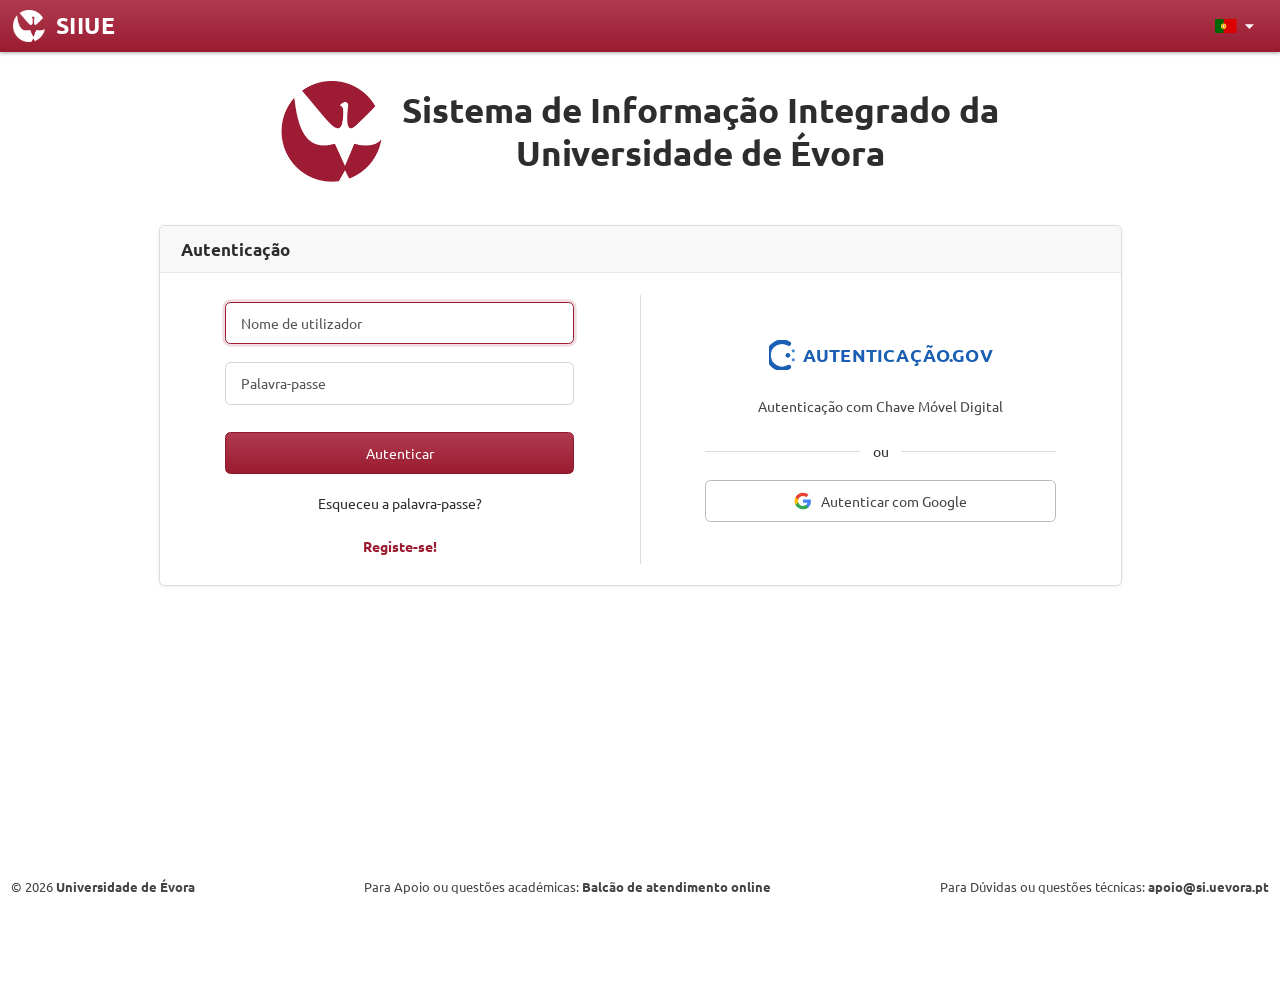
<file: index.html>
<!DOCTYPE html>
<html lang="pt-PT">
<head>
  <meta charset="UTF-8">
  <meta name="viewport" content="width=device-width, initial-scale=1">
  <title>ChatUE · Universidade de Évora</title>
  <link rel="icon" href="assets/icon-logo.png" type="image/png">
  <link rel="preconnect" href="https://fonts.googleapis.com">
  <link href="https://fonts.googleapis.com/css2?family=Ubuntu:wght@400;500;700&display=swap" rel="stylesheet">
  <link rel="stylesheet" href="css/style.css">
  <script>try { if (!localStorage.getItem("chatue_session")) location.replace("login.html"); } catch (e) {}</script>
</head>
<body data-title="pageTitle">
  <header class="topbar">
    <img class="topbar-logo" data-logo="topbar" alt="">
    <span class="topbar-title">SIIUE</span>

    <div class="lang" id="lang">
      <button class="lang-btn" id="langBtn" type="button" aria-haspopup="true" aria-expanded="false">
        <span class="lang-flag" id="langFlag"></span>
        <svg class="lang-caret" width="12" height="12" viewBox="0 0 12 12" aria-hidden="true"><path d="M1 3.5h10L6 9z" fill="currentColor"/></svg>
        <span class="lang-tip" id="langTip" role="tooltip"></span>
      </button>
      <ul class="lang-menu" id="langMenu" role="menu" hidden></ul>
    </div>

    <div class="user" id="user">
      <button class="user-btn" id="userBtn" type="button" aria-haspopup="true" aria-expanded="false" data-i18n-aria="userMenuLabel">
        <span class="user-avatar" id="userAvatar"></span>
      </button>
      <div class="user-menu" id="userMenu" role="menu" hidden></div>
    </div>
  </header>

  <section class="hero">
    <img class="hero-logo" data-logo="hero" alt="">
    <h1 data-i18n="heroTitle"></h1>
  </section>

  <section class="stage">
    <div class="card">
      <div class="card-head" data-i18n="cardHead"></div>

      <div class="card-body">
        <img class="watermark" data-logo="watermark" alt="" aria-hidden="true">

        <main id="chat">
          <div class="wrap" id="messages">
            <div class="hello">
              <h2 data-i18n="helloTitle"></h2>
              <p data-i18n="helloText"></p>
            </div>
          </div>
        </main>

        <footer class="composer-area">
          <div class="chip" id="chip">
            <span id="chipName"></span>
            <button id="chipRemove" type="button" data-i18n="remove"></button>
          </div>

          <div class="composer">
            <input type="file" id="file" accept="image/*" hidden>
            <button class="icon-btn" id="attach" type="button" data-i18n-aria="attachLabel" hidden>+</button>

            <textarea id="input" rows="1" data-i18n-placeholder="placeholder" data-i18n-aria="messageLabel"></textarea>

            <button class="icon-btn" id="send" type="button" data-i18n-aria="sendLabel" disabled>
              <svg width="20" height="20" viewBox="0 0 24 24" fill="none" stroke="currentColor" stroke-width="2.4" stroke-linecap="round" stroke-linejoin="round"><path d="M12 19V5M5 12l7-7 7 7"/></svg>
            </button>
          </div>

          <p class="note" data-i18n="note"></p>
        </footer>
      </div>
    </div>
  </section>

  <footer class="site-footer">
    <span data-i18n-html="footerRights"></span>
    <span data-i18n-html="footerSupport"></span>
    <span data-i18n-html="footerTech"></span>
  </footer>

  <!-- Ordem correta: config → api → common → app -->
  <script src="js/config.js"></script>
  <script src="js/api.js"></script>
  <script src="js/common.js"></script>
  <script src="js/app.js"></script>
</body>
</html>
</file>
<file: css/style.css>
/* ==========================================================
   1. VARIÁVEIS (muda aqui para personalizar)
   ========================================================== */
:root {
  --scale: 0.9;                      /* zoom da interface: 1 = normal · 0.9 = -10% · 0.8 = -20% */
  --accent: #9b1b30;                 /* bordô principal */
  --accent-light: #b03a4f;           /* topo do gradiente */
  --accent-grad: linear-gradient(#b03a4f, #9a1b30);
  --ink: #2d2d2d;
  --muted: #6b6b6b;
  --line: #dcdcdc;
  --panel: #f8f8f8;
  --field: #eef3fc;
  --error: #c0392b;

  --font: "Ubuntu", system-ui, sans-serif;
  --card-width: 900px;

  /* Marca de água */
  --watermark-size: 190px;
  --watermark-opacity: 0.08;
}

/* ==========================================================
   2. BASE
   ========================================================== */
* { box-sizing: border-box; margin: 0; }

html { height: 100%; }

/* O zoom só vai no body (uma vez). A altura vem de --vh, calculada em
   common.js em pixels (window.innerHeight / --scale), o que funciona igual
   em todos os browsers. O calc(100vh / escala) é só um valor de reserva. */
body {
  zoom: var(--scale);
  height: var(--vh, calc(100vh / var(--scale)));     /* chat: altura fixa = ecrã */
}

/* Login: pode crescer com o conteúdo (ex.: formulário de registo) */
body[data-title="loginPageTitle"] {
  height: auto;
  min-height: var(--vh, calc(100vh / var(--scale)));
}

body {
  display: flex;
  flex-direction: column;
  background: #fff;
  color: var(--ink);
  font-family: var(--font);
}

/* ==========================================================
   3. BARRA SUPERIOR
   ========================================================== */
.topbar {
  flex: none;
  display: flex;
  align-items: center;
  gap: 12px;
  height: 58px;
  padding: 0 14px;
  background: var(--accent-grad);
  box-shadow: 0 2px 4px rgba(0, 0, 0, .3);
  color: #fff;
}

.topbar-logo {
  width: 36px;
  height: 36px;
  filter: brightness(0) invert(1);   /* logo a branco */
}

.topbar-title {
  font-size: 1.6rem;
  font-weight: 700;
  letter-spacing: .02em;
}

/* ==========================================================
   4. TÍTULO
   ========================================================== */
.hero {
  flex: none;
  display: flex;
  align-items: center;
  justify-content: center;
  gap: 22px;
  padding: 20px 20px 8px;
}

.hero-logo { width: 72px; height: 72px; }

.hero h1 {
  font-size: clamp(1.3rem, 3vw, 2rem);
  font-weight: 700;
  line-height: 1.25;
  text-align: center;
  white-space: pre-line;
}

/* ==========================================================
   5. CARTÃO DO CHAT
   ========================================================== */
.stage {
  flex: 1;
  min-height: 0;
  padding: 16px 20px 24px;
}

.card {
  display: flex;
  flex-direction: column;
  height: 100%;
  max-width: var(--card-width);
  margin: 0 auto;
  background: #fff;
  border: 1px solid var(--line);
  border-radius: 6px;
  box-shadow: 0 1px 4px rgba(0, 0, 0, .08);
  overflow: hidden;
}

.card-head {
  flex: none;
  padding: 14px 24px;
  background: var(--panel);
  border-bottom: 1px solid #e8e8e8;
  font-size: 1.15rem;
  font-weight: 700;
}

.card-body {
  position: relative;
  flex: 1;
  min-height: 0;
  display: flex;
  flex-direction: column;
}

/* Logo de fundo */
.watermark {
  position: absolute;
  top: 45%;
  left: 50%;
  width: var(--watermark-size);
  height: auto;
  transform: translate(-50%, -50%);
  opacity: var(--watermark-opacity);
  pointer-events: none;
  user-select: none;
  z-index: 0;
  transition: opacity .3s;
}

/* Depois de começar a conversa, fica mais discreta */
.chat-started .watermark { opacity: .04; }

/* ==========================================================
   6. CONVERSA
   ========================================================== */
main {
  position: relative;
  z-index: 1;                  /* por cima da marca de água */
  flex: 1;
  overflow-y: auto;
  padding: 24px;
  background: transparent;
  scroll-behavior: smooth;
}

.wrap {
  display: flex;
  flex-direction: column;
  gap: 12px;
  min-height: 100%;
}

/* Saudação inicial */
.hello {
  margin: auto 0;
  text-align: center;
}

.hello h2 { font-size: 1.6rem; font-weight: 500; }

.hello p {
  margin-top: 8px;
  color: var(--muted);
}

.chat-started .hello { display: none; }

/* Mensagens */
.msg {
  max-width: 85%;
  padding: 11px 16px;
  border-radius: 10px;
  line-height: 1.5;
  white-space: pre-wrap;
  overflow-wrap: anywhere;
}

.msg.user {
  align-self: flex-end;
  background: var(--accent-grad);
  color: #fff;
  border-bottom-right-radius: 3px;
}

.msg.bot {
  align-self: flex-start;
  background: var(--panel);
  border: 1px solid var(--line);
  border-bottom-left-radius: 3px;
}

.msg.error {
  border-color: var(--error);
  color: var(--error);
}

/* Indicador "a escrever…" */
.typing { display: inline-flex; gap: 4px; padding: 4px 0; }

.typing i {
  width: 7px;
  height: 7px;
  border-radius: 50%;
  background: var(--muted);
  animation: blink 1.2s infinite;
}
.typing i:nth-child(2) { animation-delay: .2s; }
.typing i:nth-child(3) { animation-delay: .4s; }

@keyframes blink {
  0%, 80%, 100% { opacity: .25; }
  40%           { opacity: 1; }
}

/* ==========================================================
   7. CAIXA DE TEXTO
   ========================================================== */
.composer-area {
  position: relative;
  z-index: 1;
  flex: none;
  padding: 14px 24px 16px;
  background: #fff;
  border-top: 1px solid #ececec;
}

.composer {
  display: flex;
  align-items: flex-end;
  gap: 8px;
}

textarea {
  flex: 1;
  max-height: 140px;
  padding: 12px 14px;
  border: 1px solid #d3dae6;
  border-radius: 6px;
  outline: 0;
  resize: none;
  background: var(--field);
  color: var(--ink);
  font: inherit;
  line-height: 1.4;
  scrollbar-width: none;
  -ms-overflow-style: none;
  transition: border-color .15s;
}
textarea::-webkit-scrollbar { display: none; }
textarea::placeholder { color: var(--muted); }
textarea:focus { border-color: var(--accent); }

.icon-btn {
  flex: none;
  display: grid;
  place-items: center;
  width: 46px;
  height: 46px;
  border: 0;
  border-radius: 6px;
  cursor: pointer;
  font: inherit;
}
.icon-btn:focus-visible { outline: 2px solid var(--accent); outline-offset: 2px; }

#attach {
  background: transparent;
  color: var(--muted);
  font-size: 1.7rem;
  line-height: 1;
}
#attach:hover { background: var(--panel); color: var(--ink); }

#send {
  background: var(--accent-grad);
  color: #fff;
  box-shadow: inset 0 1px 0 rgba(255, 255, 255, .15);
}
#send:disabled { opacity: .4; cursor: not-allowed; }

/* Imagem anexada */
.chip {
  display: none;
  margin-bottom: 8px;
  font-size: .85rem;
  color: var(--muted);
}
.chip.on { display: block; }

.chip button {
  margin-left: 6px;
  border: 0;
  background: none;
  color: var(--accent);
  font: inherit;
  font-weight: 500;
  cursor: pointer;
}

.note {
  margin-top: 8px;
  text-align: center;
  font-size: .78rem;
  color: var(--muted);
}

/* ==========================================================
   8. RODAPÉ DA PÁGINA
   ========================================================== */
.site-footer {
  margin-top: auto;
  flex: none;
  display: flex;
  justify-content: space-between;
  gap: 8px 24px;
  flex-wrap: wrap;
  padding: 6px 12px;
  font-size: .9rem;
  color: #444;
}

@media (max-width: 700px) {
  .site-footer { flex-direction: column; text-align: center; font-size: .8rem; }
  .hero-logo { width: 52px; height: 52px; }
  main { padding: 16px; }
  .composer-area { padding: 12px 16px; }
  .watermark { width: 140px; }
}

/* ==========================================================
   9. SELETOR DE LÍNGUA
   ========================================================== */
.lang {
  position: relative;
  margin-left: auto;
}

.lang-btn {
  position: relative;
  display: flex;
  align-items: center;
  gap: 8px;
  height: 58px;
  padding: 0 14px;
  border: 0;
  background: transparent;
  color: #fff;
  cursor: pointer;
  font: inherit;
}
.lang-btn:hover,
.lang-btn[aria-expanded="true"] { background: rgba(0, 0, 0, .12); }
.lang-btn:focus-visible { outline: 2px solid #fff; outline-offset: -4px; }

.lang-flag { display: block; width: 24px; height: 16px; line-height: 0; }
.lang-flag svg,
.lang-item svg { width: 100%; height: 100%; display: block; }

/* Dica "Alterar língua" */
.lang-tip {
  position: absolute;
  right: calc(100% - 6px);
  top: 50%;
  transform: translateY(-50%);
  padding: 6px 10px;
  border-radius: 5px;
  background: #111;
  color: #fff;
  font-size: .9rem;
  white-space: nowrap;
  opacity: 0;
  pointer-events: none;
  transition: opacity .12s;
}
.lang-btn:hover .lang-tip,
.lang-btn:focus-visible .lang-tip { opacity: 1; }
.lang-btn[aria-expanded="true"] .lang-tip { opacity: 0; }

/* Menu */
.lang-menu {
  position: absolute;
  top: calc(100% + 4px);
  right: 8px;
  z-index: 20;
  min-width: 150px;
  margin: 0;
  padding: 6px;
  list-style: none;
  background: #fff;
  border: 1px solid var(--line);
  border-radius: 6px;
  box-shadow: 0 4px 14px rgba(0, 0, 0, .18);
}
.lang-menu[hidden] { display: none; }

.lang-item {
  display: flex;
  align-items: center;
  gap: 10px;
  width: 100%;
  padding: 9px 12px;
  border: 0;
  border-radius: 4px;
  background: none;
  color: var(--ink);
  font: inherit;
  text-align: left;
  cursor: pointer;
}
.lang-item:hover,
.lang-item:focus-visible { background: var(--panel); outline: 0; }
.lang-item .lang-flag { flex: none; }

@media (max-width: 700px) {
  .lang-tip { display: none; }
}
/* ==========================================================
   10. BOTÃO DO UTILIZADOR (ao lado do seletor de língua)
   ========================================================== */
.user {
  position: relative;
  flex: none;
}

.user-btn {
  display: grid;
  place-items: center;
  width: 40px;
  height: 40px;
  margin: 0 6px 0 4px;
  padding: 0;
  border: 2px solid rgba(255, 255, 255, .85);
  border-radius: 50%;
  background: rgba(255, 255, 255, .18);
  color: #fff;
  cursor: pointer;
  overflow: hidden;
}
.user-btn:hover,
.user-btn[aria-expanded="true"] { background: rgba(255, 255, 255, .32); }
.user-btn:focus-visible { outline: 2px solid #fff; outline-offset: 2px; }

.user-avatar { display: block; width: 100%; height: 100%; line-height: 0; }
.user-avatar svg,
.user-avatar img { width: 100%; height: 100%; display: block; object-fit: cover; }
.user-avatar svg { padding: 5px 4px 0; }

.user-menu {
  position: absolute;
  top: calc(100% + 8px);
  right: 4px;
  z-index: 20;
  min-width: 250px;
  padding: 6px;
  background: #fff;
  border: 1px solid var(--line);
  border-radius: 6px;
  box-shadow: 0 4px 14px rgba(0, 0, 0, .18);
  color: var(--ink);
}
.user-menu[hidden] { display: none; }

.user-info {
  display: flex;
  flex-direction: column;
  padding: 8px 12px 10px;
  margin-bottom: 4px;
  border-bottom: 1px solid #ececec;
  overflow-wrap: anywhere;
}
.user-info span { font-size: .85rem; color: var(--muted); }

.user-item {
  display: block;
  width: 100%;
  padding: 9px 12px;
  border: 0;
  border-radius: 4px;
  background: none;
  color: var(--ink);
  font: inherit;
  text-align: left;
  cursor: pointer;
}
.user-item:hover,
.user-item:focus-visible { background: var(--panel); outline: 0; }

/* ==========================================================
   11. PÁGINA DE AUTENTICAÇÃO
   ========================================================== */
.auth-hero { padding-top: 32px; }
.auth-hero .hero-logo { width: 112px; height: 112px; }
.auth-hero h1 { font-size: clamp(1.4rem, 3.2vw, 2.4rem); }

.auth-stage {
  flex: 1;
  padding: 40px 20px 32px;
}

.auth-card {
  max-width: 1070px;
  margin: 0 auto;
  background: #fff;
  border: 1px solid var(--line);
  border-radius: 6px;
  box-shadow: 0 1px 4px rgba(0, 0, 0, .08);
  overflow: hidden;
}

.auth-body {
  display: grid;
  grid-template-columns: 1fr 1fr;
  padding: 24px 0;
}

.auth-col {
  display: flex;
  flex-direction: column;
  align-items: center;
  justify-content: center;
  padding: 8px 52px;
}
.auth-col + .auth-col { border-left: 1px solid var(--line); }

.auth-form {
  display: flex;
  flex-direction: column;
  gap: 20px;
  width: 100%;
  max-width: 388px;
}
.auth-form[hidden] { display: none; }

.auth-input {
  width: 100%;
  height: 47px;
  padding: 0 16px;
  border: 1px solid #d3d3d3;
  border-radius: 6px;
  background: #fff;
  color: var(--ink);
  font: inherit;
  outline: 0;
  transition: border-color .15s, box-shadow .15s;
}
.auth-input::placeholder { color: #555; }
.auth-input:focus { border-color: var(--accent); box-shadow: 0 0 0 3px rgba(155, 27, 48, .15); }

.auth-btn {
  height: 47px;
  margin-top: 10px;
  border: 1px solid #8c1a2c;
  border-radius: 6px;
  background: var(--accent-grad);
  color: #fff;
  font: inherit;
  cursor: pointer;
}
.auth-btn:hover { filter: brightness(1.06); }
.auth-btn:focus-visible { outline: 2px solid var(--accent); outline-offset: 2px; }
.auth-btn:disabled { opacity: .6; cursor: wait; }

.auth-link {
  border: 0;
  background: none;
  color: var(--ink);
  font: inherit;
  text-align: center;
  cursor: pointer;
  padding: 2px;
}
.auth-link:hover { text-decoration: underline; }
.auth-link:focus-visible { outline: 2px solid var(--accent); outline-offset: 2px; }
.auth-link.strong { color: var(--accent); font-weight: 700; margin-top: 4px; }

.auth-error {
  margin: -6px 0 0;
  color: var(--error);
  font-size: .9rem;
  text-align: center;
}
.auth-error[hidden] { display: none; }
.auth-side .auth-error { margin-top: 14px; }

.gov-btn {
  display: flex;
  align-items: center;
  gap: 8px;
  border: 0;
  background: none;
  color: #1a5fb4;
  font: inherit;
  font-size: 1.25rem;
  font-weight: 700;
  letter-spacing: .01em;
  cursor: pointer;
  padding: 4px 8px;
}
.gov-btn:focus-visible { outline: 2px solid #1a5fb4; outline-offset: 2px; }

.auth-gov-text { margin: 26px 0 30px; color: #444; }

.auth-or {
  display: flex;
  align-items: center;
  gap: 14px;
  width: 100%;
  max-width: 390px;
  color: var(--ink);
}
.auth-or::before,
.auth-or::after { content: ""; flex: 1; height: 1px; background: var(--line); }

.google-btn {
  display: flex;
  align-items: center;
  justify-content: center;
  gap: 10px;
  width: 100%;
  max-width: 390px;
  height: 47px;
  margin-top: 22px;
  border: 1px solid #b9b9b9;
  border-radius: 6px;
  background: #fff;
  color: #444;
  font: inherit;
  cursor: pointer;
}
.google-btn:hover { background: var(--panel); }
.google-btn:focus-visible { outline: 2px solid var(--accent); outline-offset: 2px; }

@media (max-width: 800px) {
  .auth-body { grid-template-columns: 1fr; padding: 16px 0; }
  .auth-col { padding: 16px 20px; }
  .auth-col + .auth-col { border-left: 0; border-top: 1px solid var(--line); margin-top: 8px; padding-top: 24px; }
  .auth-hero { flex-direction: column; gap: 10px; }
  .auth-hero .hero-logo { width: 80px; height: 80px; }
  .auth-stage { padding: 20px 12px; }
  .user-menu { min-width: 220px; }
}
</file>
